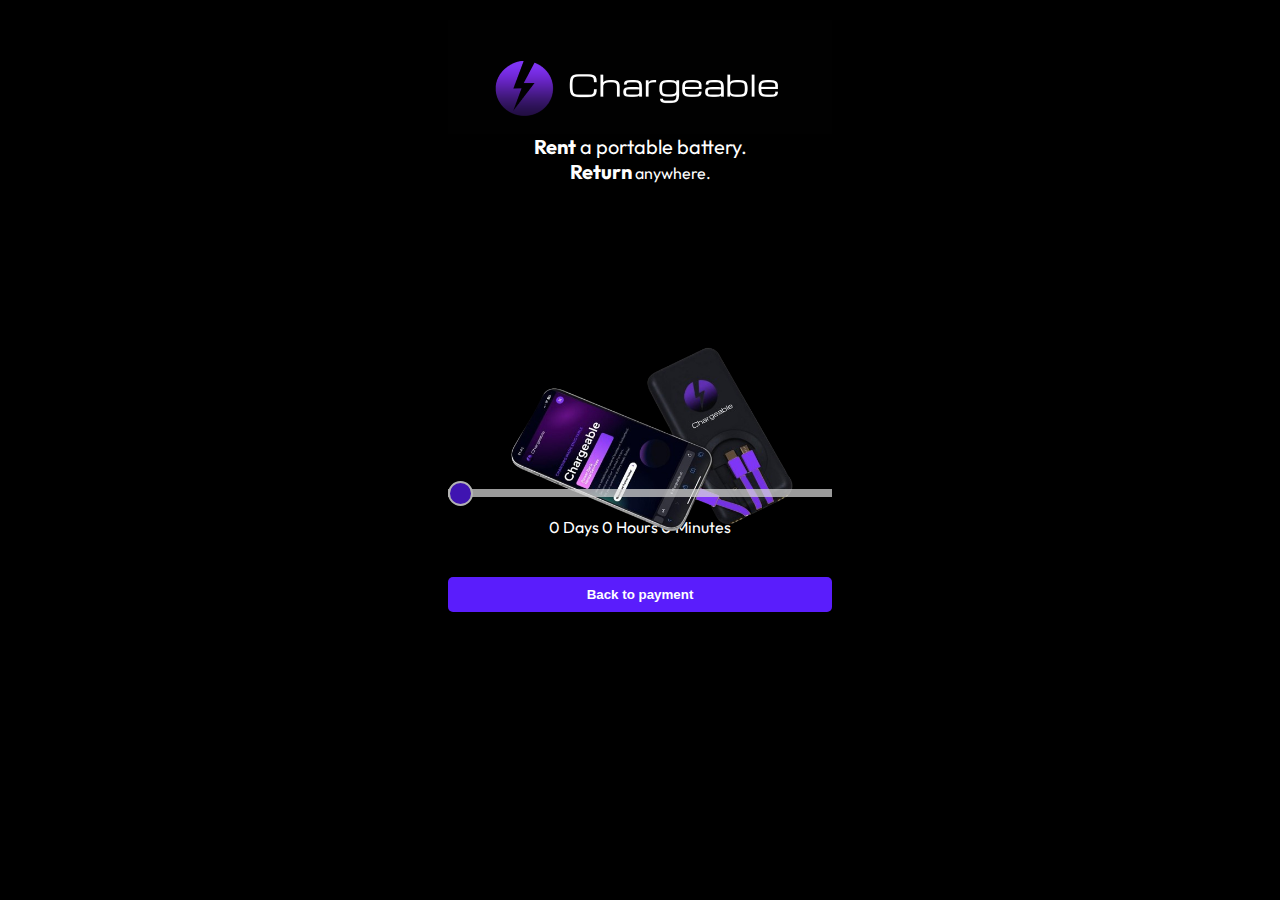
<file: index.html>
<!DOCTYPE html>
<html lang="en">
<head>
    <meta charset="UTF-8">
    <meta name="viewport" content="width=device-width, initial-scale=1.0">
    <title>Chargeable</title>
    <link rel="stylesheet" href="styles.css">
    <link rel="preconnect" href="https://fonts.googleapis.com">
<link rel="preconnect" href="https://fonts.gstatic.com" crossorigin>
<link href="https://fonts.googleapis.com/css2?family=Outfit:wght@100..900&display=swap" rel="stylesheet">
</head>
<body>
    <div class="container">
        <div class="header">
            <img src="./images/logo.png" alt="Chargeable Logo">
        </div>
        <!-- <p class="subtitle">Rent a power bank. Return anywhere.</p> -->
         <span><span class="rent_1">Rent</span><span class="pb"> a portable battery.</span></span>
    </br>
         <span><span class="rent">Return</span> anywhere.</span>
        <div class="price-options" style="margin-top:0px;">
            <div class="price-option"><b></b> <br> </div>
            <div class="price-option"><b></b> <br> </div>
            <div class="price-option"><b></b> <br> </div>
        </div>
    </br> </br> </br> 
        <div class="image-container">
            <img src="./images/final.png" alt="Power Bank and Phone">
        </div>
    </br> </br> </br>
        <div class="slider-container">
            <p class="charge-text">You will be charged: <span id="charge">3 CHF</span></p>
            <input type="range" id="timeSlider" min="0" max="7200" value="0">
            <div class="time-display">
                <span id="days">0</span> Days 
                <span id="hours">0</span> Hours 
                <span id="minutes">0</span> Minutes
            </div>
        </div>
        <!-- <button class="pay-button" onclick="window.history.back()">go back to payment</button> -->
        <button class="pay-button" onclick="window.history.back()" style="cursor: pointer;"><b>Back to payment</b></button>

    </div>
    <script>
        function redirectToPayment() {
            window.location.href = 'https://www.figma.com/design/T9Kdj8XQuD0zVIyediejjf/Chargeable-Payment-Screens?node-id=4759-80&t=mtp42lxEfuwm6DsO-0';
        }
        function redirectToqrChargearble() {
            window.location.href = 'https://qr.chargeable.ch/CABP161715324100';
        }
    </script>
    <script src="scripts.js"></script>
</body>
</html>
</file>
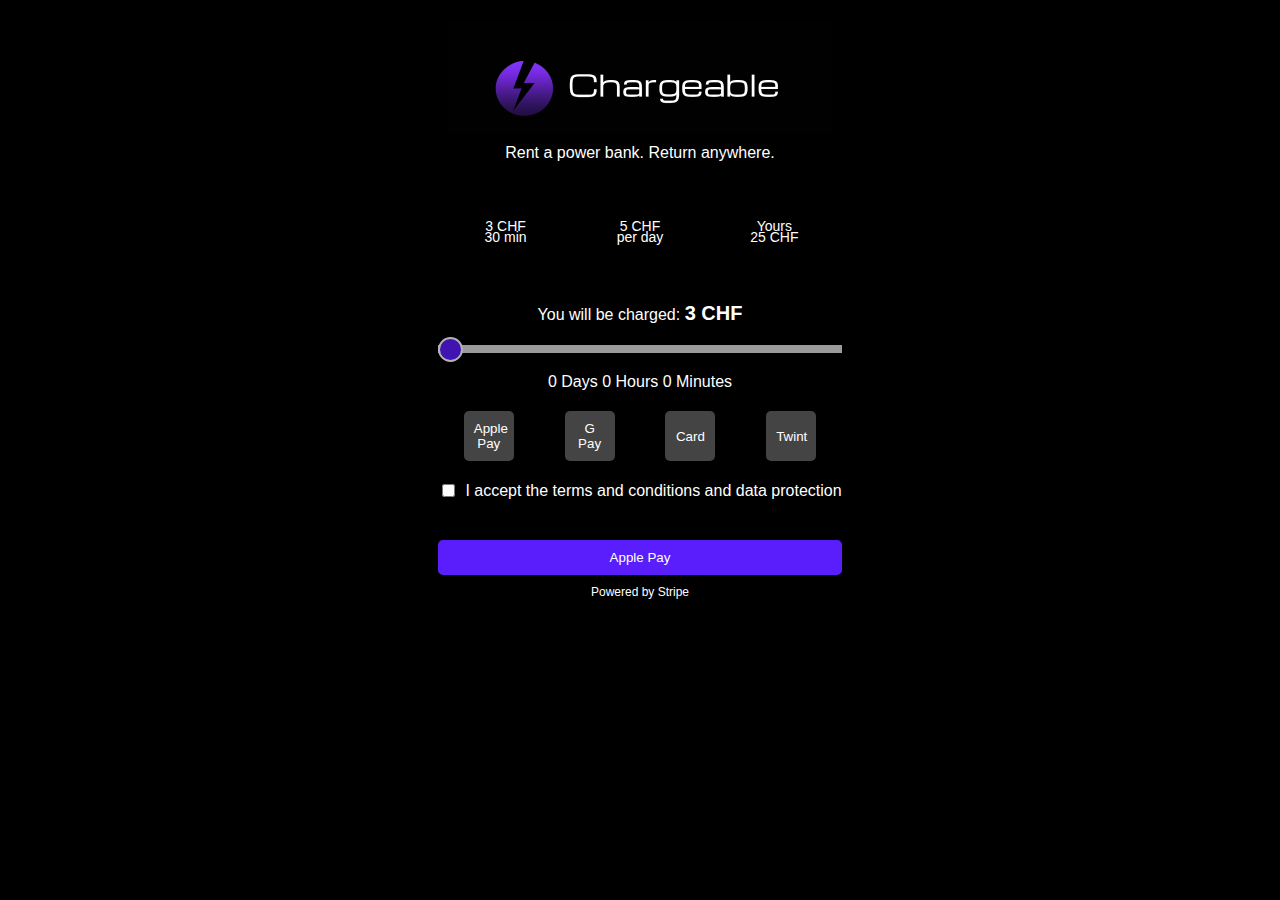
<file: slider.html>
<!DOCTYPE html>
<html lang="en">
<head>
    <meta charset="UTF-8">
    <meta name="viewport" content="width=device-width, initial-scale=1.0">
    <title>Chargeable</title>
    <link rel="stylesheet" href="styles.css">
</head>
<body>
    <div class="container">
        <div class="header">
            <img src="./images/logo.png" alt="Chargeable Logo">
        </div>
        <p class="subtitle">Rent a power bank. Return anywhere.</p>
        <div class="price-options">
            <div class="price-option">3 CHF <br> 30 min</div>
            <div class="price-option">5 CHF <br> per day</div>
            <div class="price-option">Yours <br> 25 CHF</div>
        </div>
        <div class="slider-container">
            <p class="charge-text">You will be charged: <span id="charge">3 CHF</span></p>
            <input type="range" id="timeSlider" min="0" max="7200" value="0">
            <div class="time-display">
                <span id="days">0</span> Days 
                <span id="hours">0</span> Hours 
                <span id="minutes">0</span> Minutes
            </div>
        </div>
        <div class="payment-options">
            <button class="payment-button" id="applePay">Apple Pay</button>
            <button class="payment-button" id="googlePay">G Pay</button>
            <button class="payment-button" id="creditCard">Card</button>
            <button class="payment-button" id="twint">Twint</button>
        </div>
        <div class="terms">
            <input type="checkbox" id="terms" name="terms">
            <label for="terms">I accept the terms and conditions and data protection</label>
        </div>
        <button class="pay-button">Apple Pay</button>
        <div class="powered-by">Powered by Stripe</div>
    </div>
    <script src="scripts.js"></script>
</body>
</html>
</file>
<file: styles.css>
/* <link rel="preconnect" href="https://fonts.googleapis.com">
<link rel="preconnect" href="https://fonts.gstatic.com" crossorigin>
<link href="https://fonts.googleapis.com/css2?family=Outfit:wght@100..900&display=swap" rel="stylesheet"> */
/* use the above police */

body {
    font-family: 'Outfit', sans-serif;
    background-color: #000;
    color: #fff;
    display: flex;
    justify-content: center;
    align-items: center;
    /* height: 100vh; */
    height: 100%;
    margin: 0;
}

.container {
    text-align: center;
    padding: 20px;
    border-radius: 10px;
    box-shadow: 0 0 10px rgba(0, 0, 0, 0.5);
    /* width: 300px; */
}

.header {
    display: flex;
    flex-direction: column;
    justify-content: center;
    align-items: center;
}

.logo {
    width: 100px; /* Adjust size as needed */
    height: auto; /* Maintain aspect ratio */
    margin-bottom: 10px; /* Adjust spacing between logo and text */
}

.rent{
    font-size: 20px;
    font-weight: bold;
    margin-bottom: 10px;

}
.rent_1{
    font-size: 20px;
    font-weight: bold;
    margin-bottom: 10px;

}
.pb{
    font-size: 20px;
    margin-bottom: 10px;

}
.headerText{
    font-size: 16px;
}


.subtitle {
    margin: 10px 0;
}

.price-options {
    display: flex;
    justify-content: space-around;
    margin: 20px 0;
}

.price-option {
    /* background-color: #5a1dfc; */
    padding: 10px;
    border-radius: 50%;
    width: 80px;
    height: 80px;
    display: flex;
    justify-content: center;
    align-items: center;
    color: white;
    font-size: 14px;
    line-height: 0.8;
    flex-direction: column;
}

.slider-container {
    margin: 20px 0;
}

.charge-text {
    margin-bottom: 10px;
}
/* .image-container{
margin-bottom: 30px;
} */
.image-container img {
    width: 100%;
    max-width: 300px;
    margin-bottom: 20px;
    position: absolute;
    top: 36%;
    left: 39%;
}

.chf{
    font-weight: bold;
}

/* for mobile view */
@media (max-width: 768px) {
    .container {
        width: 100%;
    }

    .image-container img {
        top: 22%;
        left: 10%;
    }
}

/* iphone 12 pro max */
@media (max-width: 428px) {
    .image-container img {
        top: 38%;
        left: 10%;
    }
}

/* iphone XR */
@media (max-width: 414px) {
    .image-container img {
        top: 27%;
        left: 10%;
    }
}

/* normal iphone */
@media (max-width: 320px) {
    .image-container img {
        top: 32%;
        left: 10%;
    }
}

/* 400px */
@media (max-width: 400px) {
    .image-container img {
        top: 33%;
        left: 10%;
    }
}
@media (max-width: 390px) {
    .image-container img {
        top: 24%;
        left: 10%;
    }
}
/* SE IPHONE */
@media (max-width: 375px) {
    .image-container img {
        top: 38%;
        left: 10%;
    }
}

#charge{
    font-size: 20px;
    font-weight: bold;
}

#timeSlider {
    width: 100%;
    margin: 10px 0;
    -webkit-appearance: none;
    appearance: none;
    height: 8px;
    background: #ddd;
    outline: none;
    opacity: 0.7;
    transition: opacity 0.2s;
}

#timeSlider::-webkit-slider-thumb {
    -webkit-appearance: none;
    appearance: none;
    width: 25px;
    height: 25px;
    background: #5a1dfc;
    cursor: pointer;
    border-radius: 50%;
    border: 2px solid #fff;
}

#timeSlider::-moz-range-thumb {
    width: 25px;
    height: 25px;
    background: #5a1dfc;
    cursor: pointer;
    border-radius: 50%;
    border: 2px solid #fff;
}

.time-display {
    margin: 10px 0;
}

.payment-options {
    display: flex;
    justify-content: space-around;
    margin: 20px 0;
}

.payment-button {
    padding: 10px;
    border: none;
    border-radius: 5px;
    background-color: #444;
    color: #fff;
    width: 50px;
}

.terms {
    margin: 20px 0;
    display: flex;
    justify-content: center;
    align-items: center;
}

.terms input {
    margin-right: 10px;
}

.pay-button {
    padding: 10px 20px;
    border: none;
    border-radius: 5px;
    background-color: #5a1dfc;
    color: #fff;
    margin-top: 20px;
    width: 100%;
}

.powered-by {
    margin-top: 10px;
    font-size: 12px;
}
</file>
